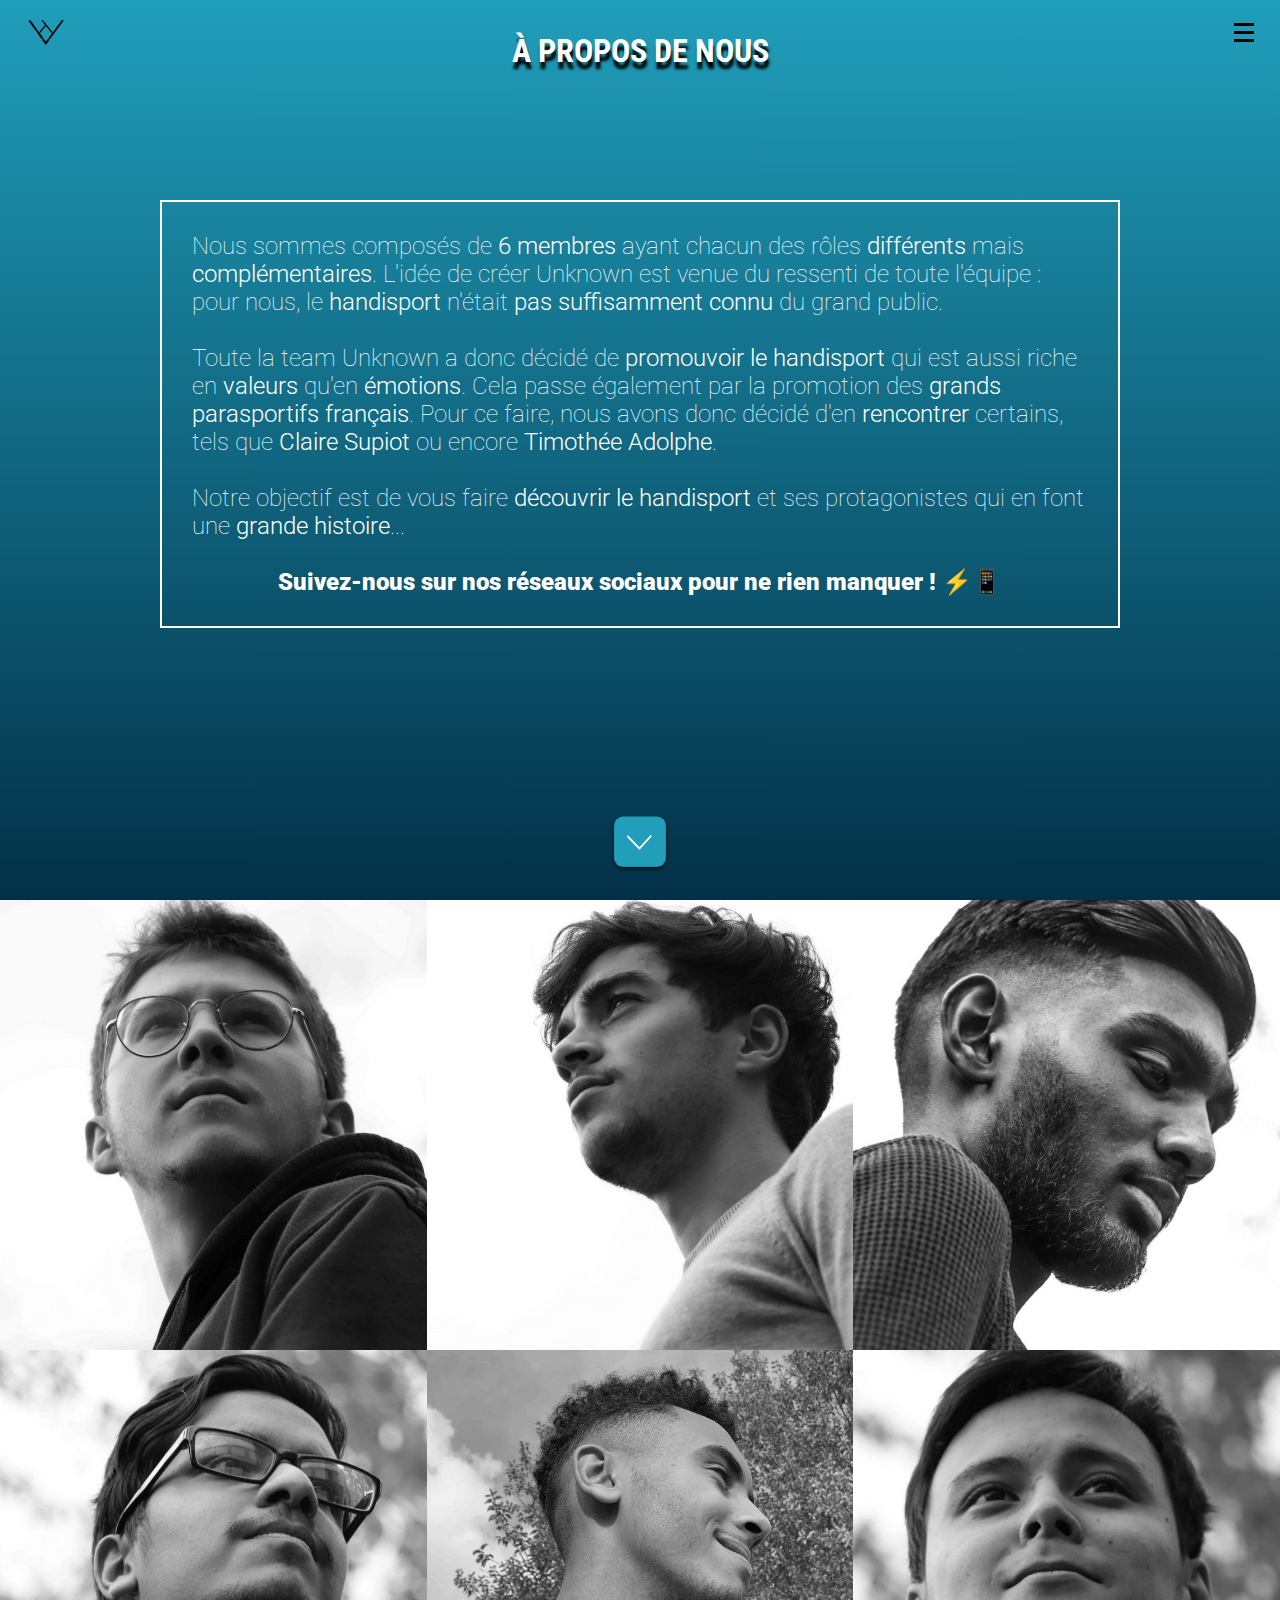
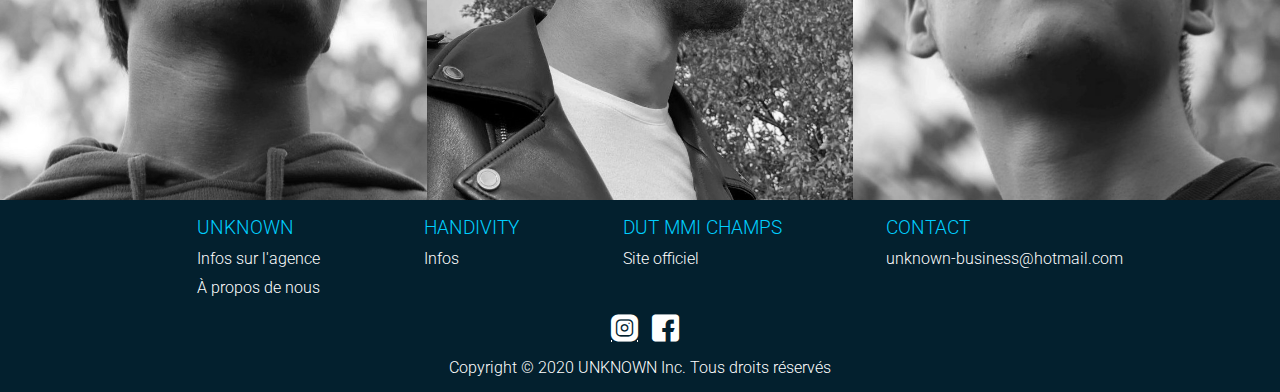
<file: apropos.html>
<!doctypehtml>
	<html lang=fr>
	<meta charset=UTF-8>
	<meta content="width=device-width,initial-scale=1" name=viewport>
	<meta content="ie=edge" http-equiv=X-UA-Compatible>
	<link href=images/logo-handivity-bleu.png rel=icon type=image/png> <link href=css/equipe.css rel=stylesheet>
	<link href="https://fonts.googleapis.com/css?family=Roboto:100,300,400,900&display=swap" rel=stylesheet>
	<link href="https://fonts.googleapis.com/css?family=Roboto+Condensed&display=swap" rel=stylesheet>
	<title>Handivity | À propos</title>
	<meta
		content="L’équipe Unknown a eu l’idée de promouvoir le handisport ainsi que les parasportifs et parasportives français, afin de leur donner une meilleure visibilité tout en mettant en avant leurs valeurs et leurs performances. Découvrez les rôles et les portefolios des 6 membres de la team Unknown !"
		name=description>

	<body>
		<nav aria-label="Menu principal" class=overlay role=navigation>
			<div class=overlay-content><a href=parasportifs.php id=lien>Parasportifs</a> <a href=paris2024.php
					id=lien>Paris
					2024</a> <a href=histoire.html id=lien>Histoire du handisport</a></div>
			<div class=reseaux><a href=https://www.instagram.com/unknown.agence/ title="Page instagram"
					title="Page instagram" rel=noopener target=_blank alt=instagram class=instagram></a> <a
					href=https://www.facebook.com/Unknown-agence-114879753243965 title="Page facebook"
					title="Page facebook" rel=noopener target=_blank alt=facebook class=facebook></a></div>
		</nav>
		<div class=navbar><a href=index.html title=Accueil alt=Accueil aria-label="Retour à l'accueil"><svg height=40px
					viewBox="0 0 3071.000000 3307.000000" width=40px xmlns=http://www.w3.org/2000/svg
					preserveAspectRatio="xMidYMid meet" version=1.0>
					<g transform="translate(0.000000,3307.000000) scale(0.100000,-0.100000)" class=logo fill=#000000
						stroke=none>
						<path d="M690 26155 c0 -2 89 -129 198 -282 293 -410 2265 -3177 2895 -4063
116 -162 557 -781 980 -1375 424 -594 875 -1226 1002 -1405 127 -179 555 -779
951 -1335 396 -555 934 -1309 1194 -1675 261 -366 809 -1135 1219 -1710 817
-1146 884 -1241 1786 -2508 l620 -871 998 -1 c548 0 997 2 997 5 0 3 -24 38
-53 78 -58 78 -1628 2251 -2155 2982 -179 248 -341 473 -361 500 -33 43 -915
1265 -1626 2250 -127 176 -824 1141 -1550 2145 -725 1004 -1398 1935 -1495
2070 -97 135 -729 1010 -1405 1945 -676 935 -1481 2050 -1789 2477 l-561 778
-922 0 c-508 0 -923 -2 -923 -5z" />
						<path d="M11440 26156 c0 -3 217 -272 482 -598 265 -326 579 -712 697 -858
258 -318 469 -577 991 -1220 217 -267 491 -604 609 -750 118 -146 237 -291
263 -323 26 -32 48 -61 48 -65 0 -7 -607 -767 -3390 -4240 -751 -937 -1369
-1710 -1374 -1717 -7 -10 42 -82 178 -262 104 -136 250 -330 325 -430 75 -100
139 -181 142 -180 4 1 212 261 463 577 252 316 670 842 929 1168 260 327 528
665 597 752 135 170 906 1140 1435 1805 179 226 389 489 465 585 209 264 368
464 659 830 252 317 264 331 281 313 9 -10 147 -178 307 -373 159 -195 647
-791 1083 -1325 2082 -2542 2559 -3125 3034 -3707 281 -344 514 -626 518 -625
3 1 48 59 100 129 51 69 186 252 300 406 114 154 212 289 219 300 11 17 6 27
-38 78 -27 33 -367 451 -754 929 -387 479 -753 931 -814 1006 -60 75 -621 768
-1246 1540 -625 772 -1185 1465 -1246 1539 -60 74 -588 727 -1173 1450 -586
723 -1174 1450 -1308 1615 -133 165 -489 605 -790 977 l-547 677 -722 1 c-398
0 -723 -2 -723 -4z" />
						<path d="M27359 24904 c-1392 -1872 -1512 -2033 -1844 -2479 -417 -561 -874
-1175 -1090 -1465 -99 -133 -236 -317 -305 -410 -69 -93 -206 -277 -305 -410
-99 -133 -236 -317 -305 -410 -69 -93 -206 -277 -305 -410 -232 -312 -703
-945 -1090 -1465 -168 -225 -442 -594 -610 -820 -168 -225 -442 -594 -610
-820 -168 -225 -376 -505 -462 -622 -87 -116 -372 -499 -633 -850 -261 -351
-607 -816 -769 -1033 -312 -419 -440 -592 -926 -1245 -168 -225 -385 -518
-484 -650 -98 -132 -285 -383 -415 -558 -130 -174 -236 -319 -236 -322 0 -3
433 -5 963 -4 l962 0 460 631 c253 347 485 665 516 707 31 42 296 405 589 806
294 402 840 1149 1214 1660 374 512 740 1013 814 1115 75 102 159 217 187 255
29 39 290 396 582 795 291 399 835 1144 1209 1655 374 512 1005 1374 1402
1918 397 543 1047 1431 1444 1975 397 543 1028 1406 1402 1917 374 512 821
1123 993 1358 172 236 313 430 313 433 0 2 -388 4 -863 4 l-863 0 -935 -1256z" />
						<path d="M11830 10525 c0 -5 480 -680 1806 -2540 396 -555 901 -1264 1123
-1575 221 -311 405 -566 409 -567 4 -1 142 184 307 410 263 362 1453 1991
1652 2262 58 79 979 1340 1376 1883 45 62 84 117 85 122 3 7 -333 10 -960 10
l-964 0 -79 -107 c-44 -60 -190 -256 -325 -438 -135 -181 -286 -384 -335 -450
-49 -66 -179 -241 -290 -390 -111 -148 -248 -334 -306 -411 l-105 -142 -354
491 c-195 270 -402 557 -460 637 -58 80 -211 291 -340 470 -129 179 -239 328
-244 332 -12 8 -1996 11 -1996 3z" />
					</g>
				</svg></a>
			<div class=icon title=Menu>
				<div class=hamburger></div>
			</div>
		</div>
		<section class=apropos>
			<h1>À propos de nous</h1>
			<div class=explication>
				<p>Nous sommes composés de <span>6 membres</span> ayant chacun des rôles <span>différents</span> mais
					<span>complémentaires</span>. L'idée de créer Unknown est venue du ressenti de toute l'équipe : pour
					nous, le <span>handisport</span> n'était <span>pas suffisamment connu</span> du grand
					public.<br><br>Toute la team Unknown a donc décidé de <span>promouvoir le handisport</span> qui est
					aussi riche en <span>valeurs</span> qu'en <span>émotions</span>. Cela passe également par la
					promotion
					des <span>grands parasportifs français</span>. Pour ce faire, nous avons donc décidé d'en
					<span>rencontrer</span> certains, tels que <span>Claire Supiot</span> ou encore <span>Timothée
						Adolphe</span>.<br><br>Notre objectif est de vous faire <span>découvrir le handisport</span> et
					ses
					protagonistes qui en font une <span>grande histoire</span>...<br><br>
					<p>Suivez-nous sur nos réseaux sociaux pour ne rien manquer ! ⚡️📱
			</div><a href=#equipe aria-label=equipe><svg height=64 viewBox="0 0 86 84" width=66
					xmlns=http://www.w3.org/2000/svg xmlns:xlink=http://www.w3.org/1999/xlink> <defs>
					<filter filterUnits=userSpaceOnUse height=84 id=Rectangle_49 width=86 x=0 y=0>
						<feOffset dy=3 input=SourceAlpha />
						<feGaussianBlur result=blur stdDeviation=3 />
						<feFlood flood-opacity=0.78 />
						<feComposite in2=blur operator=in />
						<feComposite in=SourceGraphic />
					</filter>
					</defs>
					<g transform="translate(-21 -570)" id=Bouton_scroll data-name="Bouton scroll">
						<g transform="matrix(1, 0, 0, 1, 21, 570)" filter=url(#Rectangle_49)>
							<rect data-name="Rectangle 49" fill=#209ebb height=66 id=Rectangle_49-2 rx=12
								transform="translate(9 6)" width=68 />
						</g>
						<g transform="translate(46.839 600.337)" id=down-arrow>
							<path
								d=M32.022.362a1.083,1.083,0,0,0-1.616,0L16.192,15.776,1.951.362a1.083,1.083,0,0,0-1.616,0,1.311,1.311,0,0,0,0,1.75L15.356,18.37a1.075,1.075,0,0,0,.808.362,1.12,1.12,0,0,0,.808-.362L31.994,2.111A1.282,1.282,0,0,0,32.022.362Z
								data-name="Tracé 7" fill=#fff id=Trace_8
								transform="matrix(1, -0.017, 0.017, 1, 0, 0.565)" />
						</g>
					</g>
				</svg></a>
		</section>
		<section class=equipe id=equipe>
			<div class=un>
				<div class=guenole>
					<div class=infosguenole>
						<h1>GUÉNOLÉ <span>MOREAU</span></h1><span class=trait></span>
						<h2>DÉVELOPPEUR FULL-STACK / SOUND DESIGNER</h2><span class=trait></span> <a
							href=http://guenolemoreau.fr/ title="Portfolio Guénolé - Nouvel Onglet" rel=noopener
							target=_blank>PORTFOLIO</a>
					</div>
				</div>
				<div class=priveen>
					<div class=infospriveen>
						<h1>PRIVEEN <span>AMIRTHALINGAM</span></h1><span class=trait></span>
						<h2>PRODUCT OWNER / VIDÉASTE / MOTION DESIGNER</h2><span class=trait></span> <a
							href=http://perso-etudiant.u-pem.fr/~pamirtha/Portfolio/Portfolio.html
							title="Portfolio Priveen - Nouvel Onglet" rel=noopener target=_blank>PORTFOLIO</a>
					</div>
				</div>
			</div>
			<div class=deux>
				<div class=luca>
					<div class=infosluca>
						<h1>LUCA <span>MIRENDA</span></h1><span class=trait></span>
						<h2>COMMUNICANT / INFOGRAPHISTE</h2><span class=trait></span> <a
							href=http://perso-etudiant.u-pem.fr/~lmirenda/portfolio/
							title="Portfolio Luca - Nouvel Onglet" rel=noopener target=_blank>PORTFOLIO</a>
					</div>
				</div>
				<div class=mehdi>
					<div class=infosmehdi>
						<h1>MEHDI <span>TANINE</span></h1><span class=trait></span>
						<h2>SCRUM MASTER / COMMUNITY MANAGER</h2><span class=trait></span> <a
							href=http://mehditanine.fr/ title="Portfolio Mehdi - Nouvel Onglet" rel=noopener
							target=_blank>PORTFOLIO</a>
					</div>
				</div>
			</div>
			<div class=trois>
				<div class=calvin>
					<div class=infoscalvin>
						<h1>CALVIN <span>VATEL</span></h1><span class=trait></span>
						<h2>WEBDESIGNER / VIDÉASTE / MOTION DESIGNER</h2><span class=trait></span> <a
							href=http://calvinvatel.fr/ title="Portfolio Calvin - Nouvel Onglet" rel=noopener
							target=_blank>PORTFOLIO</a>
					</div>
				</div>
				<div class=robin>
					<div class=infosrobin>
						<h1>ROBIN <span>LEROUX</span></h1><span class=trait></span>
						<h2>DÉVELOPPEUR FULL-STACK</h2><span class=trait></span> <a href=http://robinleroux.fr/
							title="Portfolio Robin - Nouvel Onglet" rel=noopener target=_blank>PORTFOLIO</a>
					</div>
				</div>
			</div>
		</section>
		<footer class=footer-desktop role=contentinfo>
			<div class=containerfooter>
				<div class=apagence>
					<ul>
						<li class=titlefooter>UNKNOWN
						<li><a href=index.html#infoagence>Infos sur l'agence</a>
						<li><a href=apropos.html>À propos de nous</a>
					</ul>
				</div>
				<div class=apsite>
					<ul>
						<li class=titlefooter>HANDIVITY
						<li><a href=index.html>Infos</a>
					</ul>
				</div>
				<div class=apiut>
					<ul>
						<li class=titlefooter>DUT MMI CHAMPS
						<li><a href=http://www.dut-mmi-champs.fr/ title="Site dans un nouvel onglet" rel=noopener
								target=_blank>Site officiel</a>
					</ul>
				</div>
				<div class=contact>
					<ul>
						<li class=titlefooter>CONTACT
						<li><a href=mailto:unknown-business@hotmail.com>unknown-business@hotmail.com</a>
					</ul>
				</div>
			</div>
			<div><a href=https://www.instagram.com/unknown.agence/ title="Page instagram" rel=noopener target=_blank
					alt=instagram class="reseau-footer instagram"></a> <a
					href=https://www.facebook.com/Unknown-agence-114879753243965 title="Page facebook" rel=noopener
					target=_blank alt=facebook class="reseau-footer facebook"></a></div>
			<p>Copyright © 2020 UNKNOWN Inc. Tous droits réservés
		</footer>
		<footer class=footer-mobile role=contentinfo>
			<div class=accordeon>
				<div class=accordeon-item>
					<div class=item-header>
						<p>UNKNOWN<div class=accordeon-icon>+</div>
					</div>
					<ul class=footer-mobile-infos>
						<li><a href=index.html#infoagence>Infos sur l'agence</a>
						<li><a href=apropos.html>À propos de nous</a>
					</ul>
				</div>
				<div class=accordeon-item>
					<div class=item-header>
						<p>HANDIVITY<div class=accordeon-icon>+</div>
					</div>
					<ul class=footer-mobile-infos>
						<li><a href=index.html#infosite>Infos</a>
					</ul>
				</div>
				<div class=accordeon-item>
					<div class=item-header>
						<p>DUT MMI CHAMPS<div class=accordeon-icon>+</div>
					</div>
					<ul class=footer-mobile-infos>
						<li><a href=http://www.dut-mmi-champs.fr/ title="Site dans un nouvel onglet" rel=noopener
								target=_blank>Site officiel</a>
					</ul>
				</div>
				<div class=accordeon-item>
					<div class=item-header>
						<p class=title>CONTACT<div class=accordeon-icon>+</div>
					</div>
					<ul class=footer-mobile-infos>
						<li><a href=mailto:unknown-business@hotmail.com>unknown-business@hotmail.com</a>
						<li><a href=https://www.instagram.com/unknown.agence/ title="Page instagram - nouvel onglet"
								rel=noopener target=_blank alt=instagram class="reseau-footer instagram"></a>
						<li><a href=https://www.facebook.com/Unknown-agence-114879753243965
								title="Page facebook - nouvel onglet" rel=noopener target=_blank alt=facebook
								class="reseau-footer facebook"></a>
					</ul>
				</div>
			</div>
			<p class=copy>Copyright © 2020 UNKNOWN Inc.<br>Tous droits réservés
		</footer>
		<script src=https://ajax.googleapis.com/ajax/libs/jquery/3.1.0/jquery.min.js> </script>
		 <script src=./js/main.js> </script> 
	</body>
</html>
</file>
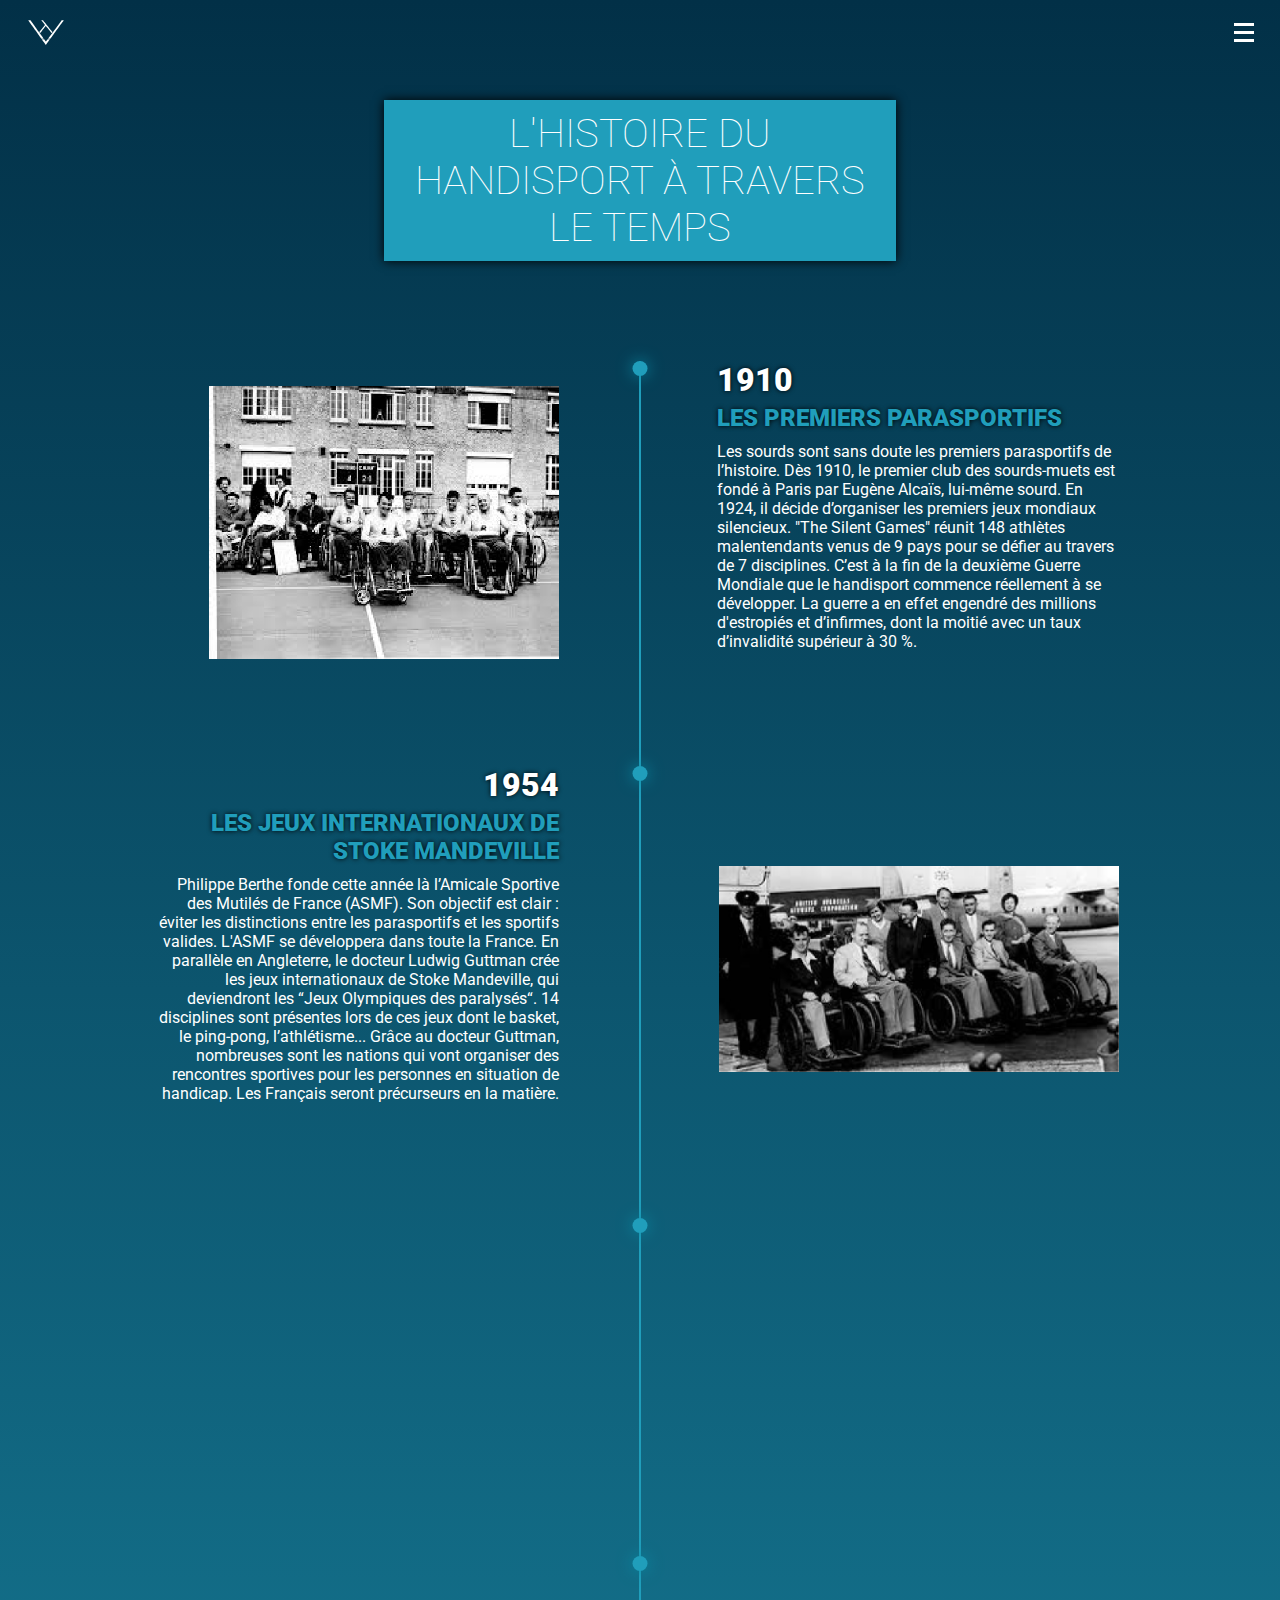
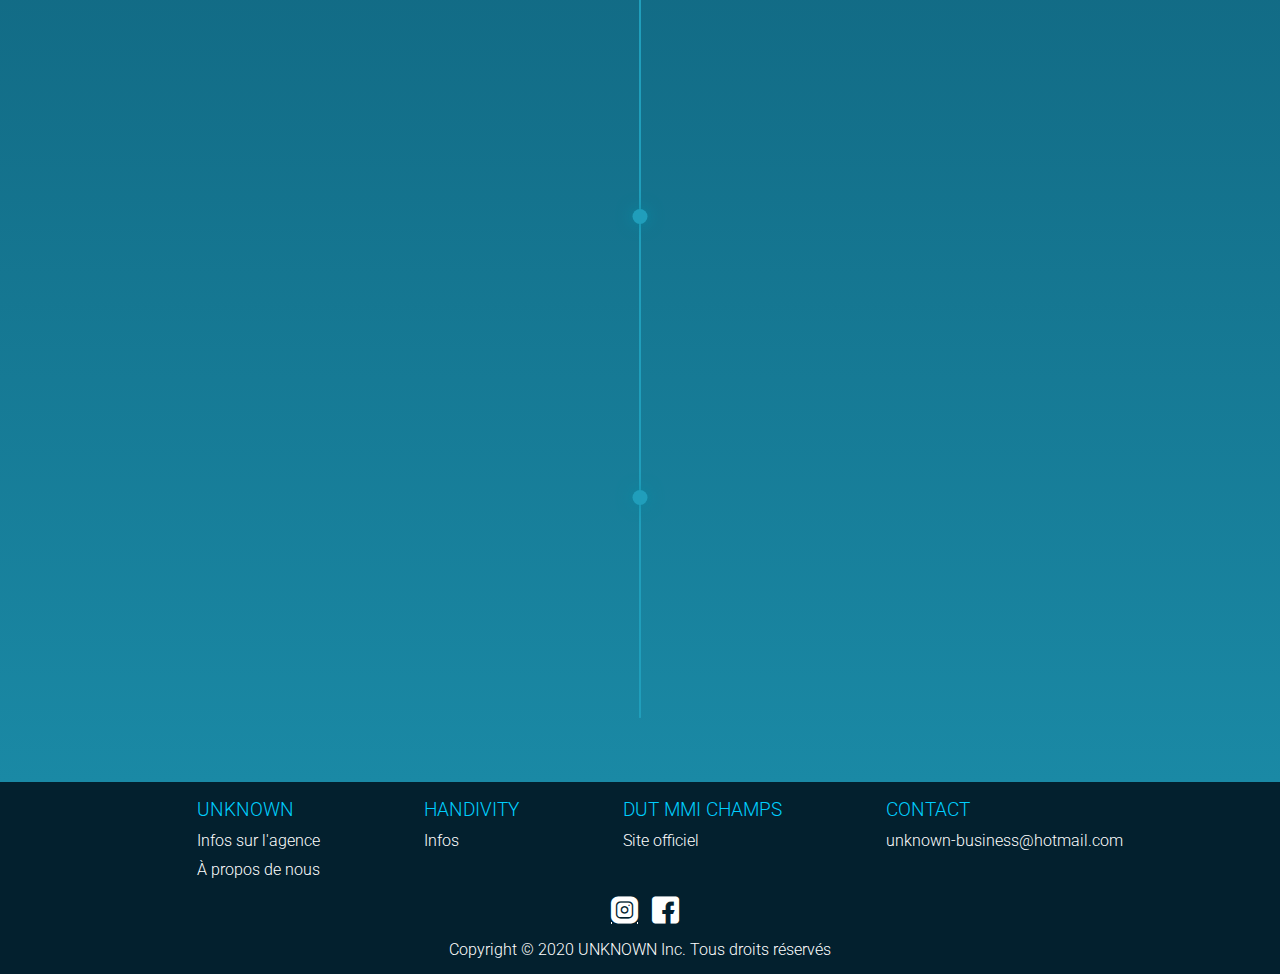
<file: histoire.html>
<!doctypehtml>
	<html lang=fr>
	<meta charset=UTF-8>
	<meta content="width=device-width,initial-scale=1" name=viewport>
	<link href=images/logo-handivity-bleu.png rel=icon type=image/png> <link
		href="https://fonts.googleapis.com/css?family=Roboto:100,300,900&display=swap" rel=stylesheet>
	<link href="https://fonts.googleapis.com/css?family=Roboto+Condensed&display=swap" rel=stylesheet>
	<link href=css/histoire.css rel=stylesheet>
	<title>Handivity | Histoire du handisport</title>
	<meta
		content="L’histoire du handisport n’aura plus de secret pour vous ! De 1910 à nos jours, soyez incollable sur les évènements qui ont permis aux parasportifs et parasportives d’être reconnus aujourd’hui !"
		name=description>

	<body>
		<nav aria-label="Menu principal" class=overlay role=navigation>
			<div class=overlay-content><a href=parasportifs.php id=lien>Parasportifs</a> <a href=paris2024.php
					id=lien>Paris
					2024</a> <a href=histoire.html id=lien>Histoire du handisport</a></div>
			<div class=reseaux><a href=https://www.instagram.com/unknown.agence/ title="Page instagram"
					title="Page instagram" rel=noopener target=_blank alt=instagram class=instagram></a> <a
					href=https://www.facebook.com/Unknown-agence-114879753243965 title="Page facebook"
					title="Page facebook" rel=noopener target=_blank alt=facebook class=facebook></a></div>
		</nav>
		<div class=navbar><a href=index.html title=Accueil alt=Accueil aria-label="Retour à l'accueil"><svg height=40px
					preserveAspectRatio="xMidYMid meet" version=1.0 viewBox="0 0 3071.000000 3307.000000" width=40px
					xmlns=http://www.w3.org/2000/svg> <g class=logo fill=#FFFFFF stroke=none
					transform="translate(0.000000,3307.000000) scale(0.100000,-0.100000)">
					<path d="M690 26155 c0 -2 89 -129 198 -282 293 -410 2265 -3177 2895 -4063
116 -162 557 -781 980 -1375 424 -594 875 -1226 1002 -1405 127 -179 555 -779
951 -1335 396 -555 934 -1309 1194 -1675 261 -366 809 -1135 1219 -1710 817
-1146 884 -1241 1786 -2508 l620 -871 998 -1 c548 0 997 2 997 5 0 3 -24 38
-53 78 -58 78 -1628 2251 -2155 2982 -179 248 -341 473 -361 500 -33 43 -915
1265 -1626 2250 -127 176 -824 1141 -1550 2145 -725 1004 -1398 1935 -1495
2070 -97 135 -729 1010 -1405 1945 -676 935 -1481 2050 -1789 2477 l-561 778
-922 0 c-508 0 -923 -2 -923 -5z" />
					<path d="M11440 26156 c0 -3 217 -272 482 -598 265 -326 579 -712 697 -858
258 -318 469 -577 991 -1220 217 -267 491 -604 609 -750 118 -146 237 -291
263 -323 26 -32 48 -61 48 -65 0 -7 -607 -767 -3390 -4240 -751 -937 -1369
-1710 -1374 -1717 -7 -10 42 -82 178 -262 104 -136 250 -330 325 -430 75 -100
139 -181 142 -180 4 1 212 261 463 577 252 316 670 842 929 1168 260 327 528
665 597 752 135 170 906 1140 1435 1805 179 226 389 489 465 585 209 264 368
464 659 830 252 317 264 331 281 313 9 -10 147 -178 307 -373 159 -195 647
-791 1083 -1325 2082 -2542 2559 -3125 3034 -3707 281 -344 514 -626 518 -625
3 1 48 59 100 129 51 69 186 252 300 406 114 154 212 289 219 300 11 17 6 27
-38 78 -27 33 -367 451 -754 929 -387 479 -753 931 -814 1006 -60 75 -621 768
-1246 1540 -625 772 -1185 1465 -1246 1539 -60 74 -588 727 -1173 1450 -586
723 -1174 1450 -1308 1615 -133 165 -489 605 -790 977 l-547 677 -722 1 c-398
0 -723 -2 -723 -4z" />
					<path d="M27359 24904 c-1392 -1872 -1512 -2033 -1844 -2479 -417 -561 -874
-1175 -1090 -1465 -99 -133 -236 -317 -305 -410 -69 -93 -206 -277 -305 -410
-99 -133 -236 -317 -305 -410 -69 -93 -206 -277 -305 -410 -232 -312 -703
-945 -1090 -1465 -168 -225 -442 -594 -610 -820 -168 -225 -442 -594 -610
-820 -168 -225 -376 -505 -462 -622 -87 -116 -372 -499 -633 -850 -261 -351
-607 -816 -769 -1033 -312 -419 -440 -592 -926 -1245 -168 -225 -385 -518
-484 -650 -98 -132 -285 -383 -415 -558 -130 -174 -236 -319 -236 -322 0 -3
433 -5 963 -4 l962 0 460 631 c253 347 485 665 516 707 31 42 296 405 589 806
294 402 840 1149 1214 1660 374 512 740 1013 814 1115 75 102 159 217 187 255
29 39 290 396 582 795 291 399 835 1144 1209 1655 374 512 1005 1374 1402
1918 397 543 1047 1431 1444 1975 397 543 1028 1406 1402 1917 374 512 821
1123 993 1358 172 236 313 430 313 433 0 2 -388 4 -863 4 l-863 0 -935 -1256z" />
					<path d="M11830 10525 c0 -5 480 -680 1806 -2540 396 -555 901 -1264 1123
-1575 221 -311 405 -566 409 -567 4 -1 142 184 307 410 263 362 1453 1991
1652 2262 58 79 979 1340 1376 1883 45 62 84 117 85 122 3 7 -333 10 -960 10
l-964 0 -79 -107 c-44 -60 -190 -256 -325 -438 -135 -181 -286 -384 -335 -450
-49 -66 -179 -241 -290 -390 -111 -148 -248 -334 -306 -411 l-105 -142 -354
491 c-195 270 -402 557 -460 637 -58 80 -211 291 -340 470 -129 179 -239 328
-244 332 -12 8 -1996 11 -1996 3z" />
					</g></svg></a>
			<div class=icon title=Menu>
				<div class=hamburger></div>
			</div>
		</div>
		<section class=pagehistoire>
			<h1>L'HISTOIRE DU HANDISPORT À TRAVERS LE TEMPS</h1>
			<section class=timeline>
				<ul>
					<li><img alt="" class="reveal-1 un" src=images/1910-2.jpg> <div class="content reveal-2">
						<h2>1910</h2>
						<h3>LES PREMIERS PARASPORTIFS</h3>
						<p>Les sourds sont sans doute les premiers parasportifs de l’histoire. Dès 1910, le premier club
							des
							sourds-muets est fondé à Paris par Eugène Alcaïs, lui-même sourd. En 1924, il décide
							d’organiser
							les premiers jeux mondiaux silencieux. "The Silent Games" réunit 148 athlètes malentendants
							venus de 9 pays pour se défier au travers de 7 disciplines. C’est à la fin de la deuxième
							Guerre
							Mondiale que le handisport commence réellement à se développer. La guerre a en effet
							engendré
							des millions d'estropiés et d’infirmes, dont la moitié avec un taux d’invalidité supérieur à
							30
							%.</div>
					<li><img alt="" class="reveal-1 deux" src=images/1954-2.jpg> <div class="content reveal-2">
						<h2>1954</h2>
						<h3>LES JEUX INTERNATIONAUX DE STOKE MANDEVILLE</h3>
						<p>Philippe Berthe fonde cette année là l’Amicale Sportive des Mutilés de France (ASMF). Son
							objectif est clair : éviter les distinctions entre les parasportifs et les sportifs valides.
							L'ASMF se développera dans toute la France. En parallèle en Angleterre, le docteur Ludwig
							Guttman crée les jeux internationaux de Stoke Mandeville, qui deviendront les “Jeux
							Olympiques
							des paralysés“. 14 disciplines sont présentes lors de ces jeux dont le basket, le ping-pong,
							l’athlétisme... Grâce au docteur Guttman, nombreuses sont les nations qui vont organiser des
							rencontres sportives pour les personnes en situation de handicap. Les Français seront
							précurseurs en la matière.</div>
					<li><img alt="" class="reveal-1 trois" src=images/1960.jpg> <div class="content reveal-2">
						<h2>1960</h2>
						<h3>ROME, LES PREMIERS JEUX PARALYMPIQUES</h3>
						<p>Rome, ville d’accueil des Jeux Olympiques, accepte de recevoir en parallèle les 9èmes Jeux
							Internationaux de Stoke Mandeville. Dorénavant, les épreuves handisportives seront
							accueillies
							dans la même ville et en même temps que les épreuves olympiques : les Jeux Paralympiques
							sont
							nés !</div>
					<li>
						<div class="content reveal-1">
							<h2>1976</h2>
							<h3>LES JEUX DE TORONTO</h3>
							<p>Ce n’est qu’en 1976, avec les jeux de Toronto (Canada) que d’autres handicaps et de
								nouvelles
								disciplines seront intégrés à la compétition.
						</div>
					<li><img alt="" class="reveal-1 cinq" src=images/1976.jpg> <div class="content reveal-2">
						<h2>1993</h2>
						<h3>CRÉATION OFFICIELLE DU COMITÉ INTERNATIONAL PARALYMPIQUE</h3>
						<p>En 1993 a lieu la création officielle du Comité International Paralympique et trois ans plus
							tard
							l’intégration des déficients intellectuels à la compétition.</div>
					<li><img alt="" class="reveal-1 six" src=images/2009.png> <div class="content reveal-2">
						<h2>2009</h2>
						<h3>INTÉGRATION DE LA FFH DANS LA FSSF</h3>
						<p>La Fédération française de handisport (FFH) intégre la fédération sportive des sourds de
							France
							(FSSF) en 2009. Elle compte 31 786 licences réparties dans 1 266 clubs, 87 comités
							départementaux et 26 comités régionaux et dispose d’un budget dépassant les 9 Millions
							d'euros.
							</div>
				</ul>
			</section>
		</section>
		<footer class=footer-desktop role=contentinfo>
			<div class=containerfooter>
				<div class=apagence>
					<ul>
						<li class=titlefooter>UNKNOWN
						<li><a href=index.html#infoagence>Infos sur l'agence</a>
						<li><a href=apropos.html>À propos de nous</a>
					</ul>
				</div>
				<div class=apsite>
					<ul>
						<li class=titlefooter>HANDIVITY
						<li><a href=index.html>Infos</a>
					</ul>
				</div>
				<div class=apiut>
					<ul>
						<li class=titlefooter>DUT MMI CHAMPS
						<li><a href=http://www.dut-mmi-champs.fr/ title="Site dans un nouvel onglet" rel=noopener
								target=_blank>Site officiel</a>
					</ul>
				</div>
				<div class=contact>
					<ul>
						<li class=titlefooter>CONTACT
						<li><a href=mailto:unknown-business@hotmail.com>unknown-business@hotmail.com</a>
					</ul>
				</div>
			</div>
			<div><a href=https://www.instagram.com/unknown.agence/ title="Page instagram" rel=noopener target=_blank
					alt=instagram class="reseau-footer instagram"></a> <a
					href=https://www.facebook.com/Unknown-agence-114879753243965 title="Page facebook" rel=noopener
					target=_blank alt=facebook class="reseau-footer facebook"></a></div>
			<p>Copyright © 2020 UNKNOWN Inc. Tous droits réservés
		</footer>
		<footer class=footer-mobile role=contentinfo>
			<div class=accordeon>
				<div class=accordeon-item>
					<div class=item-header>
						<p>UNKNOWN<div class=accordeon-icon>+</div>
					</div>
					<ul class=footer-mobile-infos>
						<li><a href=index.html#infoagence>Infos sur l'agence</a>
						<li><a href=apropos.html>À propos de nous</a>
					</ul>
				</div>
				<div class=accordeon-item>
					<div class=item-header>
						<p>HANDIVITY<div class=accordeon-icon>+</div>
					</div>
					<ul class=footer-mobile-infos>
						<li><a href=index.html#infosite>Infos</a>
					</ul>
				</div>
				<div class=accordeon-item>
					<div class=item-header>
						<p>DUT MMI CHAMPS<div class=accordeon-icon>+</div>
					</div>
					<ul class=footer-mobile-infos>
						<li><a href=http://www.dut-mmi-champs.fr/ title="Site dans un nouvel onglet" rel=noopener
								target=_blank>Site officiel</a>
					</ul>
				</div>
				<div class=accordeon-item>
					<div class=item-header>
						<p class=title>CONTACT<div class=accordeon-icon>+</div>
					</div>
					<ul class=footer-mobile-infos>
						<li><a href=mailto:unknown-business@hotmail.com>unknown-business@hotmail.com</a>
						<li><a href=https://www.instagram.com/unknown.agence/ title="Page instagram - nouvel onglet"
								rel=noopener target=_blank alt=instagram class="reseau-footer instagram"></a>
						<li><a href=https://www.facebook.com/Unknown-agence-114879753243965
								title="Page facebook - nouvel onglet" rel=noopener target=_blank alt=facebook
								class="reseau-footer facebook"></a>
					</ul>
				</div>
			</div>
			<p class=copy>Copyright © 2020 UNKNOWN Inc.<br>Tous droits réservés
		</footer>
		<script src=https://ajax.googleapis.com/ajax/libs/jquery/3.1.0/jquery.min.js> </script>
		<script src=./js/animation.js> </script> 
		<script src=./js/mainsimple.js> </script> 
	</body> 
</html>
</file>
